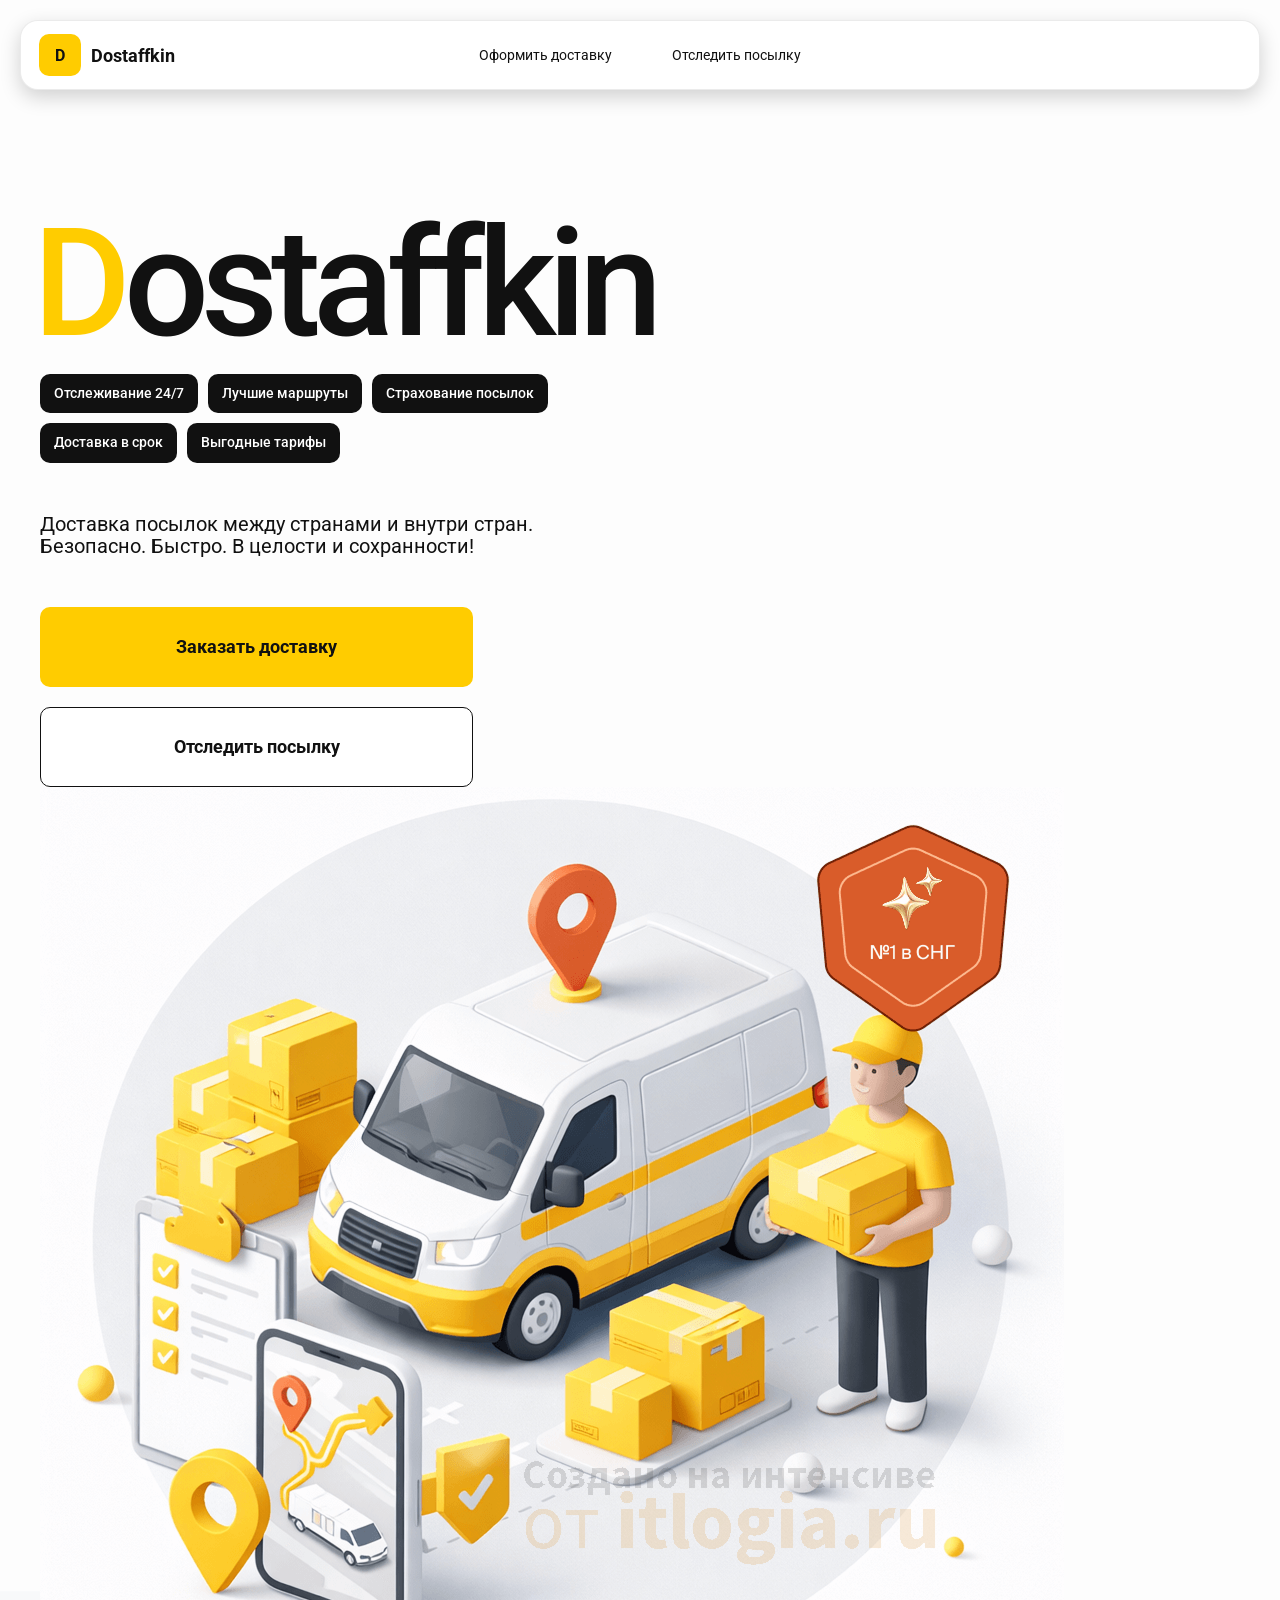
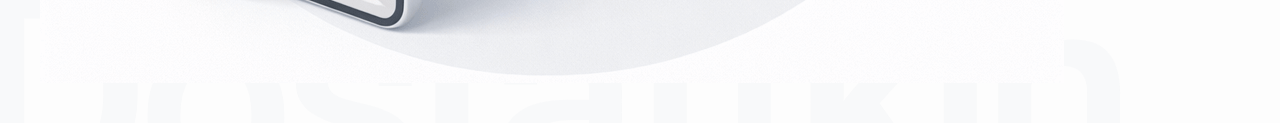
<file: index.html>
<!DOCTYPE html>
<html lang="en">
<head>
    <meta charset="UTF-8">
    <meta name="viewport" content="width=device-width,initial-scale=1",maximum-scale=1,user-scalable=0"/>
    <link rel="stylesheet" href="styles/base.css"/>
    <link rel="stylesheet" href="styles/base_adaptive.css"/>
    <link rel="stylesheet" href="styles/index.css"/>
    <link rel="stylesheet" href="styles/index_adaptive.css"/>
    <title>Dostaffkin — Доставка посылок между странами и внутри стран. Безопасно. Быстро. В целости и сохранности!</title>
</head>
<body>
    <div class="container">
        <header class="header">
            <a class="header-brand" href="#">
                <div class="header-logo">D</div>
                <div class="header-title">Dostaffkin</div>
            </a>
            <nav class="header-menu">
                <a class="header-link" href="#">Оформить <span>доставку</span></a>
                <a class="header-link" href="#">Отследить <span>посылку</span></a>
            </nav>
        </header>
        <main class="main">
            <section class="main-info">
                <div class="main-title">
                    <span>D</span>ostaffkin
                </div>
                <div class="main-features">
                    <div class="main-feature">Отслеживание 24/7</div>
                    <div class="main-feature">Лучшие маршруты</div>
                    <div class="main-feature">Страхование посылок</div>
                    <div class="main-feature">Доставка в срок</div>
                    <div class="main-feature">Выгодные тарифы</div>
                </div>
                <div class="main-description">
                    Доставка посылок между странами и внутри стран.
                    Безопасно. Быстро. В целости и сохранности!
                </div>
                <div class="main-actions">
                    <a class="button" type="button" href="./order.html">Заказать доставку</a>
                    <a class="button button-white" type="button" href="./track.html">Отследить посылку</a>
                </div>
                <div class="main-title-ghost">Dostaffkin</div>
                <section class="main-image">
                    <img src="images/main-image.png" alt="Main image"/>
                </section>
            </section>
        </main>
    </div>
</body>
</html>
</file>
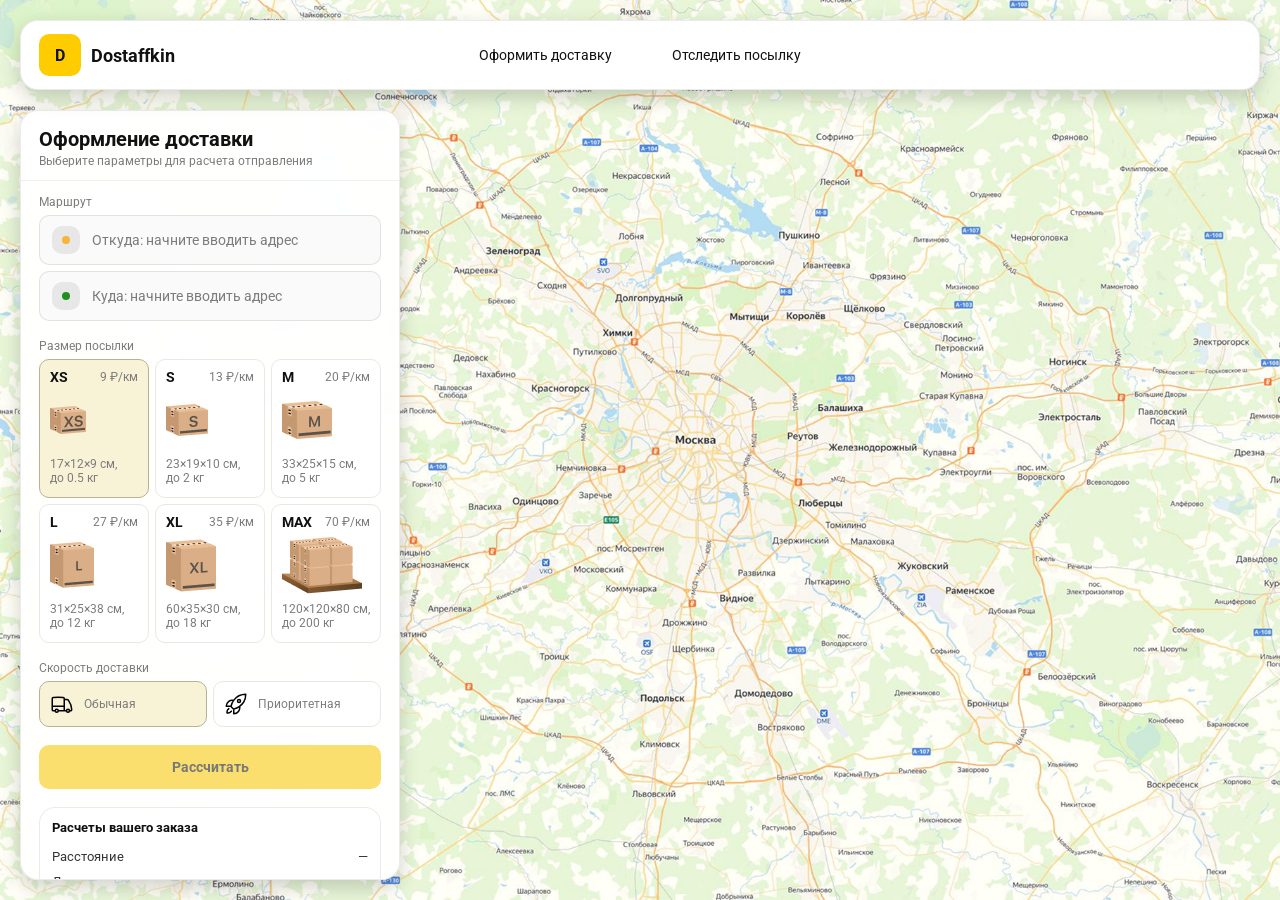
<file: order.html>
<!doctype html>
<html lang="ru">
  <head>
    <meta charset="utf-8" />
    <meta
      name="viewport"
      content="width=device-width,initial-scale=1,maximum-scale=1,user-scalable=0"
    />
    <title>Оформление доставки</title>
    <link rel="stylesheet" href="styles/base.css" />
    <link rel="stylesheet" href="styles/base_adaptive.css" />
    <link rel="stylesheet" href="styles/order.css" />
    <link rel="stylesheet" href="styles/order_adaptive.css" />
  </head>
  <body>
    <div id="map"></div>
    <header class="header">
      <a class="header-brand" href="./index.html">
        <div class="header-logo">D</div>
        <div class="header-title">Dostaffkin</div>
      </a>
      <nav class="header-menu">
        <a class="header-link" href="#">Оформить <span>доставку</span></a>
        <a class="header-link" href="./track.html"
          >Отследить <span>посылку</span></a
        >
      </nav>
    </header>
    <aside class="main" id="sidebar">
      <div class="main-header">
        <div class="main-title">Оформление доставки</div>
        <div class="main-text">Выберите параметры для расчета отправления</div>
      </div>
      <div class="main-content">
        <div class="main-route">
          <div class="main-block-title">Маршрут</div>
          <div class="main-fields">
            <div class="main-field" id="fromField">
              <div class="main-pin"></div>
              <input
                id="from"
                placeholder="Откуда: начните вводить адрес"
                autocomplete="off"
              />
              <div
                class="main-ac"
                id="fromAc"
                role="listbox"
                aria-label="Подсказки адресов"
              ></div>
            </div>

            <div class="main-field" id="toField">
              <div class="main-pin"></div>
              <input
                id="to"
                placeholder="Куда: начните вводить адрес"
                autocomplete="off"
              />
              <div
                class="main-ac"
                id="toAc"
                role="listbox"
                aria-label="Подсказки адресов"
              ></div>
            </div>
          </div>
        </div>
        <div class="main-package">
          <div class="main-block-title">Размер посылки</div>

          <div class="main-sizes">
            <div class="main-size-card is-active" data-value="xs">
              <div class="main-size-top">
                <div class="main-size-label">XS</div>
                <div class="main-size-rate">9 ₽/км</div>
              </div>
              <div class="main-size-media">
                <img src="images/sizes/xs.png" alt="Короб XS" />
              </div>
              <div class="main-size-description">
                17×12×9 см,<br />до 0.5 кг
              </div>
            </div>

            <div class="main-size-card" data-value="s">
              <div class="main-size-top">
                <div class="main-size-label">S</div>
                <div class="main-size-rate">13 ₽/км</div>
              </div>
              <div class="main-size-media">
                <img src="images/sizes/s.png" alt="Короб S" />
              </div>
              <div class="main-size-description">23×19×10 см,<br />до 2 кг</div>
            </div>

            <div class="main-size-card" data-value="m">
              <div class="main-size-top">
                <div class="main-size-label">M</div>
                <div class="main-size-rate">20 ₽/км</div>
              </div>
              <div class="main-size-media">
                <img src="images/sizes/m.png" alt="Короб M" />
              </div>
              <div class="main-size-description">33×25×15 см,<br />до 5 кг</div>
            </div>

            <div class="main-size-card" data-value="l">
              <div class="main-size-top">
                <div class="main-size-label">L</div>
                <div class="main-size-rate">27 ₽/км</div>
              </div>
              <div class="main-size-media">
                <img src="images/sizes/l.png" alt="Короб L" />
              </div>
              <div class="main-size-description">
                31×25×38 см,<br />до 12 кг
              </div>
            </div>

            <div class="main-size-card" data-value="xl">
              <div class="main-size-top">
                <div class="main-size-label">XL</div>
                <div class="main-size-rate">35 ₽/км</div>
              </div>
              <div class="main-size-media">
                <img src="images/sizes/xl.png" alt="Короб XL" />
              </div>
              <div class="main-size-description">
                60×35×30 см,<br />до 18 кг
              </div>
            </div>

            <div class="main-size-card" data-value="max">
              <div class="main-size-top">
                <div class="main-size-label">MAX</div>
                <div class="main-size-rate">70 ₽/км</div>
              </div>
              <div class="main-size-media main-size-media-palleta">
                <img src="images/sizes/max.png" alt="Паллета" />
              </div>
              <div class="main-size-description">
                120×120×80 см,<br />до 200 кг
              </div>
            </div>
          </div>
        </div>
        <div class="main-speed">
          <div class="main-block-title">Скорость доставки</div>

          <div class="main-speeds">
            <div class="main-speed-card is-active" data-value="regular">
              <img
                class="main-speed-media"
                src="images/icons/regular.svg"
                alt="Regular"
              />
              <div class="main-speed-description">Обычная</div>
            </div>
            <div class="main-speed-card" data-value="fast">
              <img
                class="main-speed-media"
                src="images/icons/fast.svg"
                alt="Fast"
              />
              <div class="main-speed-description">Приоритетная</div>
            </div>
          </div>
        </div>
        <div class="main-calculate-block">
          <button
            id="calc"
            class="button calculate-button"
            type="button"
            disabled
          >
            Рассчитать
          </button>
        </div>
        <div class="main-result" id="result">
          <div class="main-result-title">Расчеты вашего заказа</div>
          <div class="main-result-lines">
            <div class="main-result-line">
              <span>Расстояние</span><span id="distanceValue">—</span>
            </div>
            <div class="main-result-line">
              <span>Доставим через</span><span id="durationValue">—</span>
            </div>
            <div class="main-result-line">
              <span>Тариф</span><span id="rateValue">—</span>
            </div>
          </div>
          <div class="main-price">
            <div class="main-price-label">Итого</div>
            <div class="main-price-value" id="totalValue">—</div>
          </div>
        </div>
        <div class="main-order-box">
          <div class="main-order-form" id="orderForm">
            <div class="main-order-title">Оформление доставки</div>
            <div class="main-block-info-row">
              <div class="main-block-title">Контакты</div>
              <div class="order-fields">
                <div class="main-field">
                  <input
                    id="customerName"
                    placeholder="Ваше имя"
                    autocomplete="off"
                  />
                </div>
                <div class="main-field">
                  <input
                    id="customerPhone"
                    placeholder="Ваш телефон"
                    autocomplete="off"
                    inputmode="tel"
                  />
                </div>
              </div>
            </div>
            <div class="main-block-info-row extra-info">
              <div class="main-block-title">Дополнительная информация</div>
              <div class="main-field textarea">
                <textarea
                  id="comment"
                  placeholder="Детали доставки и комментарии"
                ></textarea>
              </div>
            </div>
            <button
              id="submit"
              class="button main-submit-request"
              type="button"
              disabled
            >
              Отправить заявку
            </button>
          </div>

          <div class="main-order-success" id="orderSuccess">
            <div class="main-success-icon">✓</div>
            <div class="main-success-title">Заявка отправлена!</div>
            <div class="main-success-title">
              Номер отправления – <span id="orderId"></span>
            </div>
            <div class="main-success-subtitle">Мы скоро свяжемся с вами</div>
          </div>
        </div>
      </div>
    </aside>
  </body>
</html>
</file>
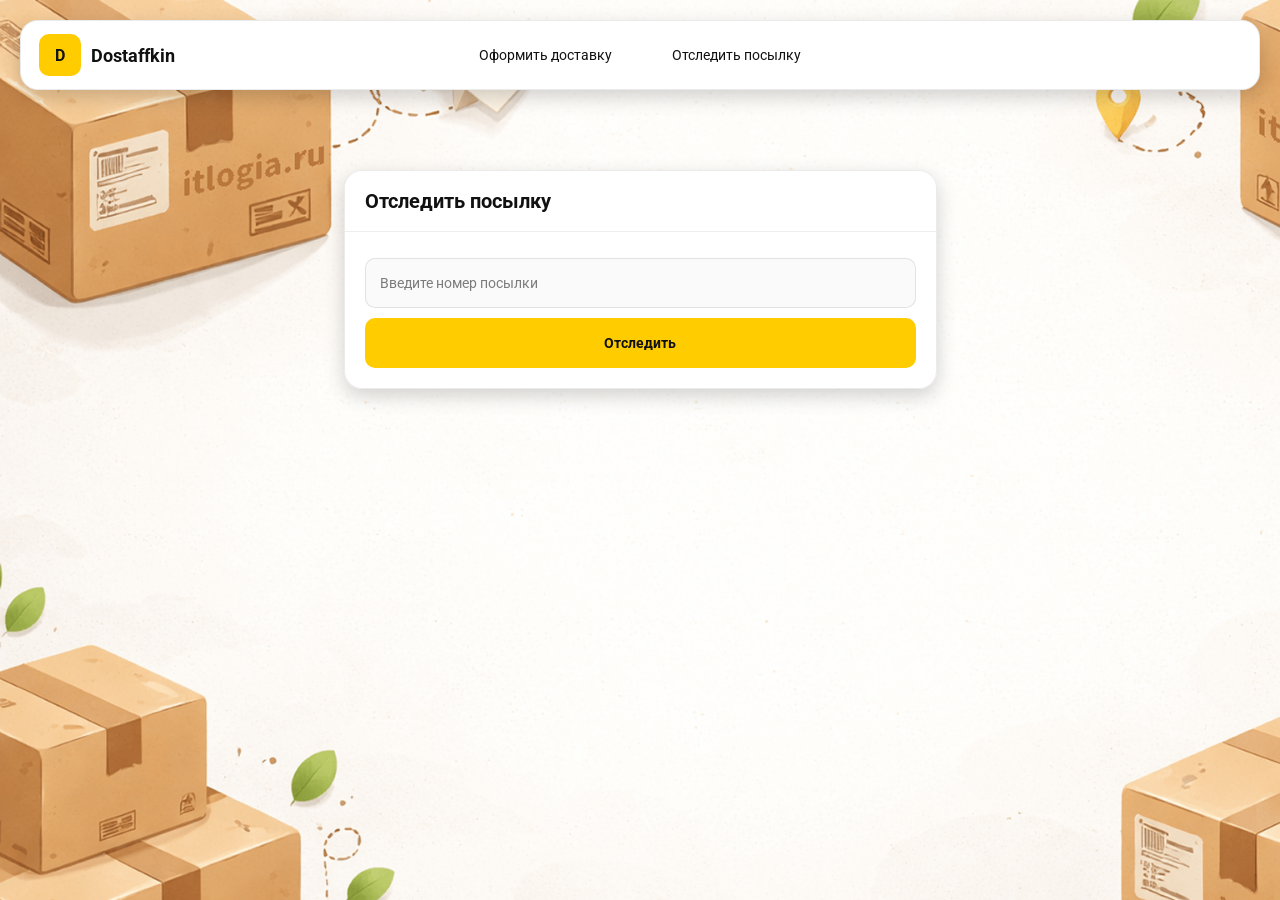
<file: track.html>
<!doctype html>
<html lang="ru">
  <head>
    <meta charset="utf-8" />
    <meta
      name="viewport"
      content="width=device-width,initial-scale=1,maximum-scale=1,user-scalable=0"
    />
    <title>Отследить посылку</title>
    <link rel="stylesheet" href="styles/base.css" />
    <link rel="stylesheet" href="styles/base_adaptive.css" />
    <link rel="stylesheet" href="styles/track.css" />
    <link rel="stylesheet" href="styles/track_adaptive.css" />
  </head>
  <body>
    <div class="container">
      <header class="header">
        <a class="header-brand" href="./index.html">
          <div class="header-logo">D</div>
          <div class="header-title">Dostaffkin</div>
        </a>
        <nav class="header-menu">
          <a class="header-link" href="./order.html">Оформить <span>доставку</span></a>
          <a class="header-link" href="#">Отследить <span>посылку</span></a>
        </nav>
      </header>
      <main class="track-content">
        <section class="track-card track-search">
          <div class="track-title">Отследить посылку</div>
          <div class="track-action">
            <div class="main-field track-field">
              <input
                id="trackNumber"
                placeholder="Введите номер посылки"
                autocomplete="off"
              />
            </div>
            <button id="trackButton" class="button track-button" type="button">
              Отследить
            </button>
          </div>
        </section>
        <section class="track-card track-result" id="trackResult">
          <div class="track-result-header">
            <div class="track-id" id="trackIdValue"></div>
            <div class="track-routes">
              <div class="track-route">
                <div class="track-route-pin">
                  <svg
                    xmlns="http://www.w3.org/2000/svg"
                    fill="none"
                    viewBox="0 0 24 24"
                    stroke-width="1.5"
                    stroke="orange"
                    class="size-6"
                  >
                    <path
                      stroke-linecap="round"
                      stroke-linejoin="round"
                      d="M15 10.5a3 3 0 1 1-6 0 3 3 0 0 1 6 0Z"
                    />
                    <path
                      stroke-linecap="round"
                      stroke-linejoin="round"
                      d="M19.5 10.5c0 7.142-7.5 11.25-7.5 11.25S4.5 17.642 4.5 10.5a7.5 7.5 0 1 1 15 0Z"
                    />
                  </svg>
                </div>
                <div class="track-route-address" id="trackFromValue">
                  Откуда: Москва, улица Арбат, 1
                </div>
              </div>
              <div class="track-route track-route-arrow">
                <svg
                  xmlns="http://www.w3.org/2000/svg"
                  fill="none"
                  viewBox="0 0 24 24"
                  stroke-width="1.5"
                  stroke="currentColor"
                  class="size-6"
                >
                  <path
                    stroke-linecap="round"
                    stroke-linejoin="round"
                    d="M19.5 13.5 12 21m0 0-7.5-7.5M12 21V3"
                  />
                </svg>
              </div>
              <div class="track-route">
                <div class="track-route-pin">
                  <svg
                    xmlns="http://www.w3.org/2000/svg"
                    fill="none"
                    viewBox="0 0 24 24"
                    stroke-width="1.5"
                    stroke="green"
                    class="size-6"
                  >
                    <path
                      stroke-linecap="round"
                      stroke-linejoin="round"
                      d="M15 10.5a3 3 0 1 1-6 0 3 3 0 0 1 6 0Z"
                    />
                    <path
                      stroke-linecap="round"
                      stroke-linejoin="round"
                      d="M19.5 10.5c0 7.142-7.5 11.25-7.5 11.25S4.5 17.642 4.5 10.5a7.5 7.5 0 1 1 15 0Z"
                    />
                  </svg>
                </div>
                <div class="track-route-address" id="trackToValue">
                  Куда: Минск, проспект Независимости, 58
                </div>
              </div>
            </div>
          </div>
          <div class="track-info">
            <div class="track-status-title">Статус данной посылки:</div>
            <div class="track-status-list" id="trackStatusList">
              <div class="track-status created">
                <img
                  src="images/icons/created.svg"
                  class="track-status-icon"
                  alt="Created"
                />
                <div class="track-status-text">
                  <div class="track-status-text-state">Создан</div>
                  <div class="track-status-text-date">10.01.2026</div>
                </div>
              </div>

              <div class="track-status in-way">
                <img
                  src="images/icons/in-way.svg"
                  class="track-status-icon"
                  alt="In way"
                />
                <div class="track-status-text">
                  <div class="track-status-text-state">В пути: Москва</div>
                  <div class="track-status-text-date">18.01.2026</div>
                </div>
              </div>

              <div class="track-status ready">
                <img
                  src="images/icons/ready.svg"
                  class="track-status-icon"
                  alt="Ready"
                />
                <div class="track-status-text">
                  <div class="track-status-text-state">Готов к выдаче</div>
                  <div class="track-status-text-date">25.01.2026</div>
                </div>
              </div>

              <div class="track-status done">
                <img
                  src="images/icons/done.svg"
                  class="track-status-icon"
                  alt="Done"
                />
                <div class="track-status-text">
                  <div class="track-status-text-state">Вручен</div>
                  <div class="track-status-text-date">27.01.2026</div>
                </div>
              </div>
            </div> 
          </div>
        </section>
      </main>
    </div>
  </body>
</html>
</file>
<file: styles/base.css>
*, *::before, *::after {
    box-sizing: border-box;
}

@font-face {
    font-family: "Roboto";
    src: url("../fonts/Roboto-Regular.ttf");
    font-weight: normal;
}

@font-face {
    font-family: "Roboto";
    src: url("../fonts/Roboto-Bold.ttf");
    font-weight: bold;
}

@font-face {
    font-family: "Roboto";
    src: url("../fonts/Roboto-Medium.ttf");
    font-weight: 500;
}

html, body {
    margin: 0;
    color: #111111;
    font-family: "Roboto", sans-serif;
}

body {
    background: #FDFDFD;
}

.header {
    border-radius: 18px;
    box-shadow: 0 7px 20px 0 #0000002E;
    backdrop-filter: blur(10px);
    background: #ffffff;
    left: 20px;
    border: 1px solid rgba(0, 0, 0, 0.08);
    position: fixed;
    right: 20px;
    top: 20px;
    padding: 14px 18px;
    height: 70px;
    display: flex;
    align-items: center;
    z-index: 6;
}

.header-brand {
    display: flex;
    align-items: center;
    text-decoration: none;
    gap: 10px;
}

.header-logo {
    width: 42px;
    height: 42px;
    border-radius: 10px;
    background: #FFCC00;
    display: grid;
    place-items: center;
    font-weight: bold;
    color: #111;
}

.header-title {
    font-size: 18px;
    font-weight: bold;
    color: #111111;
    text-decoration: none;
}

.header-menu {
    display: flex;
    align-items: center;
    gap: 60px;
    margin: 0;
    position: absolute;
    left: 50%;
    transform: translateX(-50%);
}

.header-link {
    font-size: 14px;
    color: #111111;
    text-decoration: none;
}

.button {
    border: 0;
    outline: none;
    height: 44px;
    border-radius: 10px;
    font-size: 14px;
    font-weight: bold;
    cursor: pointer;
    font-family: inherit;
    transition: transform .08s ease, opacity .12s ease;
    background: #ffcc00;
    color: #111111;
    text-align: center;
    text-decoration: none;
}

.button:hover {
    background-color: #E5BC19;
}

.button:disabled {
    cursor: not-allowed;
    background-color: #FADE6E;
    color: #787878;
    transform: none;
}

.button.button-white {
    background: #ffffff;
    border: 1px solid #111111;
}

.button.button-white:hover {
    background: rgb(241 241 241);
}

.main-field {
    display: flex;
    align-items: center;
    margin-top: 6px;
    gap: 10px;
    border: 1px solid #1111111A;
    background: #FAFAFA;
    border-radius: 10px;
    padding: 10px 12px;
    position: relative;
    box-sizing: border-box;
    height: 50px;
}

.main-field.textarea {
    height: auto;
}

.main-pin {
    width: 28px;
    height: 28px;
    border-radius: 10px;
    background: rgba(17, 17, 17, 0.08);
    display: grid;
    place-items: center;
    flex: 0 0 auto;
    position: relative;
}

.main-pin::before {
    content: "";
    width: 8px;
    height: 8px;
    border-radius: 999px;
    background: orange;
    opacity: .75;
    display: block;
}

.main-field:last-child .main-pin::before {
    background: green;
    opacity: .85;
}

input, textarea {
    width: 100%;
    border: 0;
    outline: none;
    background: transparent;
    font-size: 14px;
    color: #111111;
    font-family: inherit;
}

textarea {
    resize: vertical;
    min-height: 72px;
    padding: 2px 0;
}

input::placeholder, textarea::placeholder {
    color: #7C7C7C;
}

.main-field:focus-within {
    border-color: rgba(0, 0, 0, 0.20);
    box-shadow: 0 0 0 4px rgba(255, 204, 0, 0.35);
    background: rgba(255, 255, 255, 0.75);
}
</file>
<file: styles/base_adaptive.css>
@media (max-width: 767px) {
    .header {
        left: 10px;
        right: 10px;
        top: 10px;
    }

    .header-link span {
        display: none;
    }

    .header-menu {
        gap: 20px;
        justify-content: flex-start;
        margin: 0 0 0 30px;
        position: static;
        transform: none;
    }
}

@media (max-width: 420px) {
    .header-title {
        display: none;
    }
}

@media (max-width: 374px) {
    .header-menu {
        gap: 10px;
        margin: 0 0 0 10px;
    }
}
</file>
<file: styles/index.css>
.container {
    overflow: hidden;
    min-height: 100vh;
}

.main {
    padding: 111px 40px 40px;
    position: relative;
    display: flex;
}

.main-info {
    max-width: 840px;
    width: 100%;
    position: relative;
}

.main-title {
    margin-top: 98px;
    font-weight: 500;
    font-size: 200px;
    line-height: 1;
    letter-spacing: -0.05em;
    color: #111111;
    left: -15px;
    position: relative;
}

.main-title span {
    color: #ffcc00;
}

.main-features {
    margin-top: 15px;
    display: flex;
    flex-wrap: wrap;
    gap: 10px;
}

.main-feature {
    background: #111111;
    color: #ffffff;
    padding: 12px 14px;
    font-weight: 500;
    font-size: 14px;
    line-height: 1.1;
    border-radius: 10px;
}

.main-description {
    margin-top: 50px;
    max-width: 500px;
    font-size: 20px;
    line-height: 1.1;
    color: #111111;
}

.main-actions {
    margin-top: 50px;
    display: flex;
    flex-direction: column;
    gap: 20px;
}

.main-actions .button {
    height: 80px;
    width: 433px;
    font-size: 18px;
    font-weight: bold;
    place-items: center;
    display: grid;
}

.main-title-ghost {
    position: absolute;
    z-index: -1;
    left: -70px;
    bottom: -150px;
    font-weight: 500;
    font-size: 278px;
    line-height: 1;
    letter-spacing: -0.05em;
    color: #ECEDF04D;
}

.main-image {
    width: 1024px;
    top: 100px;
    z-index: -2;
}

.main-image img {
    width: 100%;
    max-width: 1024px;
    height: auto;
    display: block;
}
</file>
<file: styles/index_adaptive.css>
@media (max-width: 1760px) {
    .main-title {
        font-size: 150px;
        left: -7px;
    }

    .main-info {
        max-width: 640px;
    }
}

@media (max-width: 1200px) {
    .main-info {
        max-width: 540px;
    }

    .main {
        padding: 111px 20px 20px;
    }

    .main-title {
        font-size: 120px;
        left: -4px;
    }

    .main-title-ghost {
        font-size: 220px;
    }
}

@media (max-width: 1024px) {
    .main-title {
        margin-top: 30px;
    }

    .main {
        flex-direction: column-reverse;
    }

    .main-image {
        max-width: 350px;
        position: absolute;
        left: 370px;
        top: 370px;
    }

    .main-info {
        max-width: 100%;
    }

    .main-actions {
        gap: 10px;
    }

    .main-actions .button {
        height: 50px;
        font-size: 14px;
        width: auto;
        max-width: 300px;
    }

    .main-description {
        max-width: 350px;
    }
}

@media (max-width: 570px) {
    .main-title {
        font-size: 88px;
    }

    .main-description {
        max-width: 100%
    }

    .main-actions {
       width: 100%;
    }

    .main-actions .button {
        width: 100%;
        max-width: 100%
    }

    .main-image {
        max-width: 650px;
        position: absolute;
        left: 170px;
        top: 70px;
        opacity: 0.2;
    }
}

@media (max-width: 400px) {
    .main-title {
        font-size: 70px;
    }
}
</file>
<file: styles/order.css>
#map {
    background-image: url("../images/order-bg.png");
    background-size: cover;
    position: fixed;
    inset: 0;
}

.main {
    border-radius: 18px;
    box-shadow: 0 7px 20px 0 #0000002E;
    backdrop-filter: blur(10px);
    background: rgba(255, 255, 255, 0.96);
    left: 20px;
    border: 1px solid rgba(0, 0, 0, 0.08);
    position: fixed;
    top: 110px;
    bottom: 20px;
    width: 380px;
    display: flex;
    flex-direction: column;
    overflow: hidden;
    z-index: 5;
}

.main-header {
    padding: 18px 18px 12px 18px;
    border-bottom: 1px solid rgba(0, 0, 0, 0.06);
    display: flex;
    flex-direction: column;
}

.main-title {
    font-size: 20px;
    line-height: 100%;
    font-weight: bold;
}

.main-text {
    font-size: 12px;
    margin-top: 5px;
    color: #7C7C7C;
}

.main-content {
    padding: 14px 18px 18px 18px;
    overflow: auto;
    scrollbar-width: none;
    display: flex;
    flex-direction: column;
    gap: 18px;
    flex: 1;
}

.main-block-title {
    font-size: 12px;
    color: #7C7C7C;
}

.main-route .main-block-title,
.main-package .main-block-title {
    margin-bottom: 6px;
}

.main-sizes {
    display: grid;
    gap: 6px;
    grid-template-columns: repeat(3, 1fr);
}

.main-size-card {
    border: 1px solid #E8E8E7;
    background: #FFFFFF;
    border-radius: 10px;
    padding: 10px;
    cursor: pointer;
    user-select: none;
    transition: transform .08s ease, border-color .12s ease, background .12s ease;
    min-height: 139px;
}

.main-size-card:hover {
    transform: translateY(-2px);
}

.main-size-card.is-active {
    background-color: #F8F2D6;
    border-color: #B7B196;
}

.main-size-top {
    display: flex;
    align-items: center;
    justify-content: space-between;
}

.main-size-label {
    font-weight: bold;
    font-size: 14px;
    color: #111111;
    line-height: 100%;
}

.main-size-rate {
    font-size: 12px;
    color: #7C7C7C;
    line-height: 100%;
}

.main-size-media {
    margin-top: 8px;
    height: 57px;
}

.main-size-description {
    margin-top: 8px;
    font-size: 12px;
    color: #7C7C7C;
    line-height: 1.2;
}

.calculate-button {
    width: 100%;
}

.main-result {
    border: 1px solid rgba(0, 0, 0, 0.08);
    background: rgba(255, 255, 255, 0.75);
    border-radius: 16px;
    padding: 12px;
    line-height: 1.25;
}

.main-result-title {
    font-weight: bold;
    font-size: 13px;
    color: #111111;
    margin-bottom: 13px;
}

.main-result-lines {
    gap: 8px;
    display: flex;
    flex-direction: column;
}

.main-result-line {
    font-size: 13px;
    color: rgba(17, 17, 17, 0.85);
    display: flex;
    justify-content: space-between;
}

.main-price {
    margin-top: 18px;
    padding-top: 10px;
    border-top: 1px dashed rgba(0, 0, 0, 0.12);
    display: flex;
    align-items: baseline;
    justify-content: space-between;
}

.main-price-label {
    font-size: 12px;
    color: rgba(17, 17, 17, 0.55);
}

.main-price-value {
    font-size: 20px;
    font-weight: bold;
    color: #111111;
    letter-spacing: -0.3px;
}

.main-order-box {
    background: #ffffff;
    border: 1px solid #E8E8E7;
    border-radius: 10px;
    padding: 12px;
}

.main-order-title {
    margin-bottom: 8px;
    font-weight: bold;
    font-size: 14px;
    color: #111111;
}

.main-block-info {
    display: flex;
    flex-direction: column;
    gap: 6px;
}

.order-fields {
    display: grid;
    grid-template-columns: 1fr 1fr;
    column-gap: 10px;
    margin-top: 6px;
}

.main-block-info-row.extra-info {
    display: block;
    margin-top: 13px;
}

.main-submit-request {
    width: 100%;
    margin-top: 6px;
}

.main-order-success {
    display: none;
    text-align: center;
    padding: 22px 12px;
    gap: 12px;
}

.main-order-success.is-visible {
    display: flex;
    flex-direction: column;
    align-items: center;
}

.main-success-icon {
    width: 56px;
    height: 56px;
    border-radius: 50%;
    background: #16a34a;
    color: #ffffff;
    display: grid;
    place-items: center;
    font-size: 30px;
}

.main-success-title {
    font-size: 14px;
    font-weight: bold;
    color: #111111;
}

.main-success-subtitle {
    font-size: 12px;
    color: rgba(17, 17, 17, 0.55);
    line-height: 1.3;
}

.main-speed .main-block-title {
    margin-bottom: 6px;
}

.main-speeds {
    display: grid;
    gap: 6px;
    grid-template-columns: repeat(2, 1fr);
}

.main-speed-card {
    border: 1px solid #E8E8E7;
    background: #FFFFFF;
    border-radius: 10px;
    padding: 10px;
    cursor: pointer;
    user-select: none;
    transition: transform .08s ease, border-color .12s ease, background .12s ease;
    display: flex;
    align-items: center;
    gap: 10px;
}

.main-speed-card:hover {
    transform: translateY(-1px);
}

.main-speed-card.is-active {
    background-color: #F8F2D6;
    border-color: #B7B196;
}

.main-speed-description {
    font-size: 12px;
    color: #7C7C7C;
    line-height: 1.2;
}
</file>
<file: styles/order_adaptive.css>
@media (max-width: 767px) {
    .main {
        left: 10px;
        right: 10px;
        top: 50%;
        bottom: 12px;
        width: auto;
        max-width: none;
    }
}

@media (max-width: 420px) {
    .main-sizes {
        grid-template-columns: repeat(2, 1fr);
    }
}
</file>
<file: styles/track.css>
.container {
    background: #F4F4F4 url("../images/track-bg.png");
    background-size: cover;
    min-height: 100vh;
    padding: 170px 0 50px 0;
}

.track-content {
    width: 593px;
    margin: 0 auto;
}

.track-card {
    width: 100%;
    border-radius: 18px;
    box-shadow: 0 7px 20px 0 #0000002E;
    backdrop-filter: blur(10px);
    background: rgba(255, 255, 255, 0.96);
    border: 1px solid rgba(0, 0, 0, 0.08);
}

.track-title {
    font-size: 20px;
    line-height: 100%;
    font-weight: bold;
    border-bottom: 1px solid #EEEEEE;
    padding: 20px;
}

.track-action {
    padding: 20px;
}

.track-button {
    width: 100%;
    height: 50px;
}

.track-field {
    margin-bottom: 10px;
}

.track-result {
    margin-top: 5px;
    display: none;
}

.track-result.is-visible {
    display: block;
}

.track-result-header {
    font-weight: bold;
    font-size: 14px;
    color: #111111;
    padding: 20px;
    border-bottom: 1px solid #EEEEEE;
}

.track-id {
    margin-bottom: 12px;
    font-size: 20px;
}

.track-routes {
    display: flex;
    flex-direction: column;
    gap: 10px;
    font-weight: normal;
}

.track-route {
    display: flex;
    align-items: center;
    gap: 10px;
}

.track-route-pin {
    width: 24px;
    height: 24px;
    flex-shrink: 0;
}

.track-route-arrow {
    padding: 15px 0;
    width: 24px;
    height: 24px;
}

.track-info {
    padding: 20px;
}

.track-status {
    display: flex;
    align-items: center;
    font-size: 12px;
    gap: 10px;
}

.track-status-title {
    font-size: 14px;
    color: #111111;
    margin-bottom: 20px;
}

.track-status-list {
    display: flex;
    flex-direction: column;
    gap: 15px;
}

.track-status-icon {
    width: 40px;
    height: 40px;
    border-radius: 50%;
    background: rgba(17, 17, 17, 0.08);
    display: grid;
    place-items: center;
    flex: 0 0 auto;
}

.track-status.created .track-status-icon {
    background-color: #F1CB00;
}

.track-status.in-way .track-status-icon {
    background-color: #F08A11;
}

.track-status.ready .track-status-icon {
    background-color: #A35D0A;
}

.track-status.done .track-status-icon {
    background-color: #37C93B;
}

.track-status-text {
    display: flex;
    align-items: center;
    justify-content: space-between;
    color: #111111;
    font-size: 12px;
    flex: 1;
}

.track-status-date {
    color: rgba(17, 17, 17, 0.55);
}
</file>
<file: styles/track_adaptive.css>
@media (max-width: 767px) {
    .container {
        padding: 130px 0 50px 0;
    }

    .track-content {
        width: 100%;
        padding-left: 10px;
        padding-right: 10px;
    }

    .track-result-header {
        padding: 20px;
    }
}
</file>
